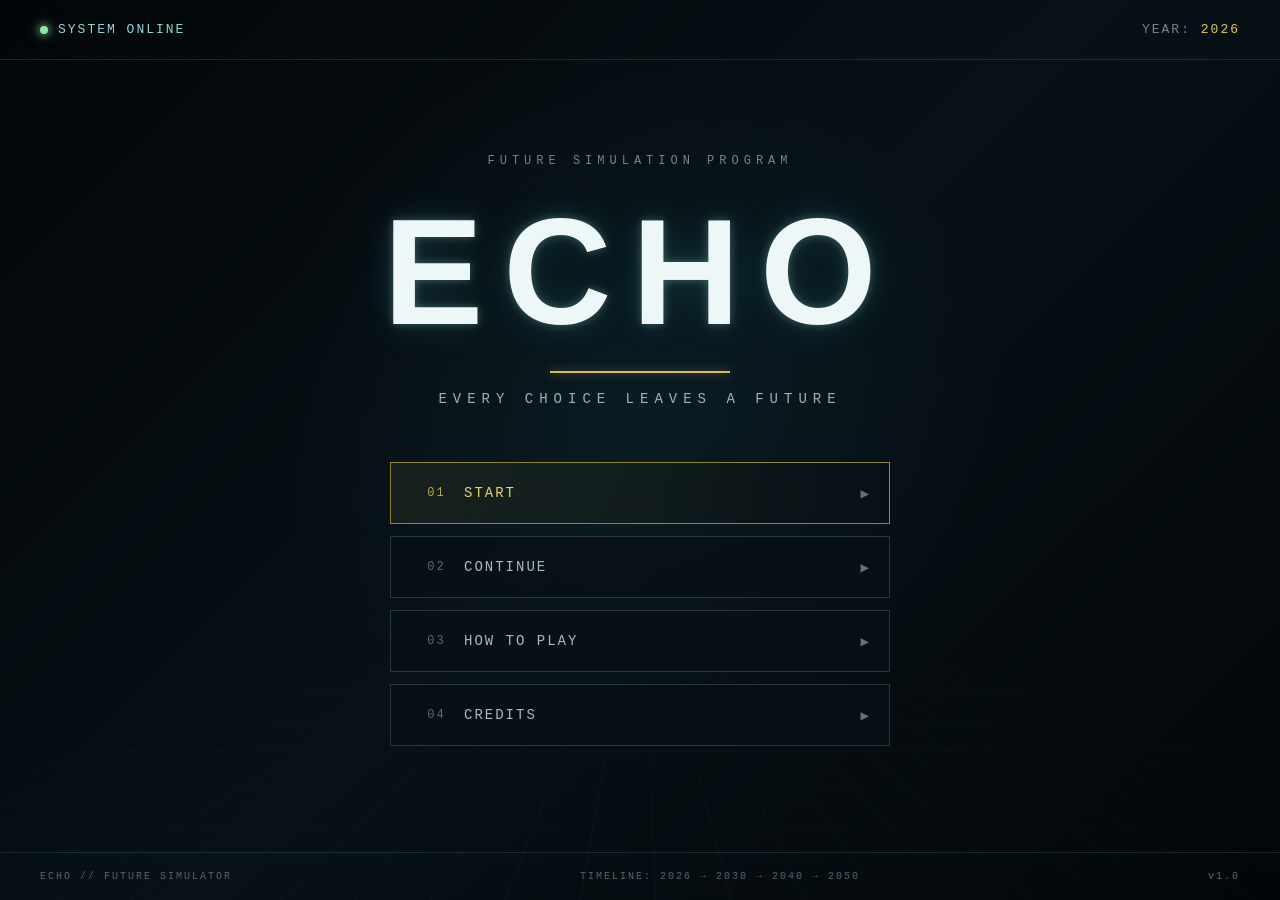
<file: index.html>
<!DOCTYPE html>
<html lang="en">

<head>
    <meta charset="UTF-8">

    <meta
        name="viewport"
        content="width=device-width, initial-scale=1.0"
    >

    <title>ECHO | Future Simulator</title>

    <link rel="stylesheet" href="style.css">
</head>

<body>

    <main class="main-menu">

        <div class="background-grid"></div>
        <div class="scanlines"></div>

        <!-- TOP STATUS BAR -->
        <header class="top-bar">

            <div class="system-status">
                <span class="status-dot"></span>
                SYSTEM ONLINE
            </div>

            <div class="simulation-year">
                YEAR: <span>2026</span>
            </div>

        </header>


        <!-- MAIN MENU CONTENT -->
        <section class="menu-content">

            <div class="title-section">

                <p class="classification">
                    FUTURE SIMULATION PROGRAM
                </p>

                <h1>ECHO</h1>

                <div class="title-line"></div>

                <p class="tagline">
                    EVERY CHOICE LEAVES A FUTURE
                </p>

            </div>


            <!-- MENU BUTTONS -->
            <nav class="menu-buttons">

                <button
    id="new-game-button"
    class="menu-button primary"
>
    <span class="button-number">01</span>

    <span class="button-text">
        START
    </span>

    <span class="button-arrow">
        ▶
    </span>
</button>


                <button
                    id="continue-button"
                    class="menu-button"
                >
                    <span class="button-number">02</span>

                    <span class="button-text">
                        CONTINUE
                    </span>

                    <span class="button-arrow">
                        ▶
                    </span>
                </button>


                <button
                    id="how-to-play-button"
                    class="menu-button"
                >
                    <span class="button-number">03</span>

                    <span class="button-text">
                        HOW TO PLAY
                    </span>

                    <span class="button-arrow">
                        ▶
                    </span>
                </button>


                <button
                    id="credits-button"
                    class="menu-button"
                >
                    <span class="button-number">04</span>

                    <span class="button-text">
                        CREDITS
                    </span>

                    <span class="button-arrow">
                        ▶
                    </span>
                </button>

            </nav>

        </section>


        <!-- BOTTOM INFORMATION -->
        <footer class="bottom-bar">

            <div>
                ECHO // FUTURE SIMULATOR
            </div>

            <div>
                TIMELINE:
                2026 → 2030 → 2040 → 2050
            </div>

            <div>
                v1.0
            </div>

        </footer>


        <!-- HOW TO PLAY PANEL -->
        <div
            id="how-to-play-panel"
            class="info-panel hidden"
        >

            <div class="panel-box">

                <button
                    id="close-how-to-play"
                    class="close-button"
                >
                    ×
                </button>

                <p class="panel-label">
                    SIMULATION PROTOCOL
                </p>

                <h2>HOW TO PLAY</h2>

                <div class="panel-line"></div>

                <p>
                    Your decisions shape the future.
                </p>

                <p>
                    Choose your role, make decisions,
                    and observe how those decisions
                    affect the city across multiple
                    decades.
                </p>

                <div class="timeline">

                    <span>2026</span>
                    <span>→</span>
                    <span>2030</span>
                    <span>→</span>
                    <span>2040</span>
                    <span>→</span>
                    <span>2050</span>

                </div>

                <p class="warning-text">
                    THERE ARE NO PERFECT CHOICES.
                </p>

            </div>

        </div>


        <!-- CREDITS PANEL -->
        <div
            id="credits-panel"
            class="info-panel hidden"
        >

            <div class="panel-box">

                <button
                    id="close-credits"
                    class="close-button"
                >
                    ×
                </button>

                <p class="panel-label">
                    DEVELOPMENT TEAM
                </p>

                <h2>ECHO</h2>

                <div class="panel-line"></div>

                <p>
                    A future simulation game created
                    for the ICRGU Hackathon.
                </p>

                <div class="credits-list">

                    <p>DESIGN</p>

                    <p>DEVELOPMENT</p>

                    <p>ART</p>

                    <p>STORY &amp; SYSTEM DESIGN</p>

                </div>

                <p class="credits-footer">
                    BUILD THE FUTURE YOU WANT TO SEE.
                </p>

            </div>

        </div>

    </main>


    <script src="game.js"></script>

</body>

</html>
</file>
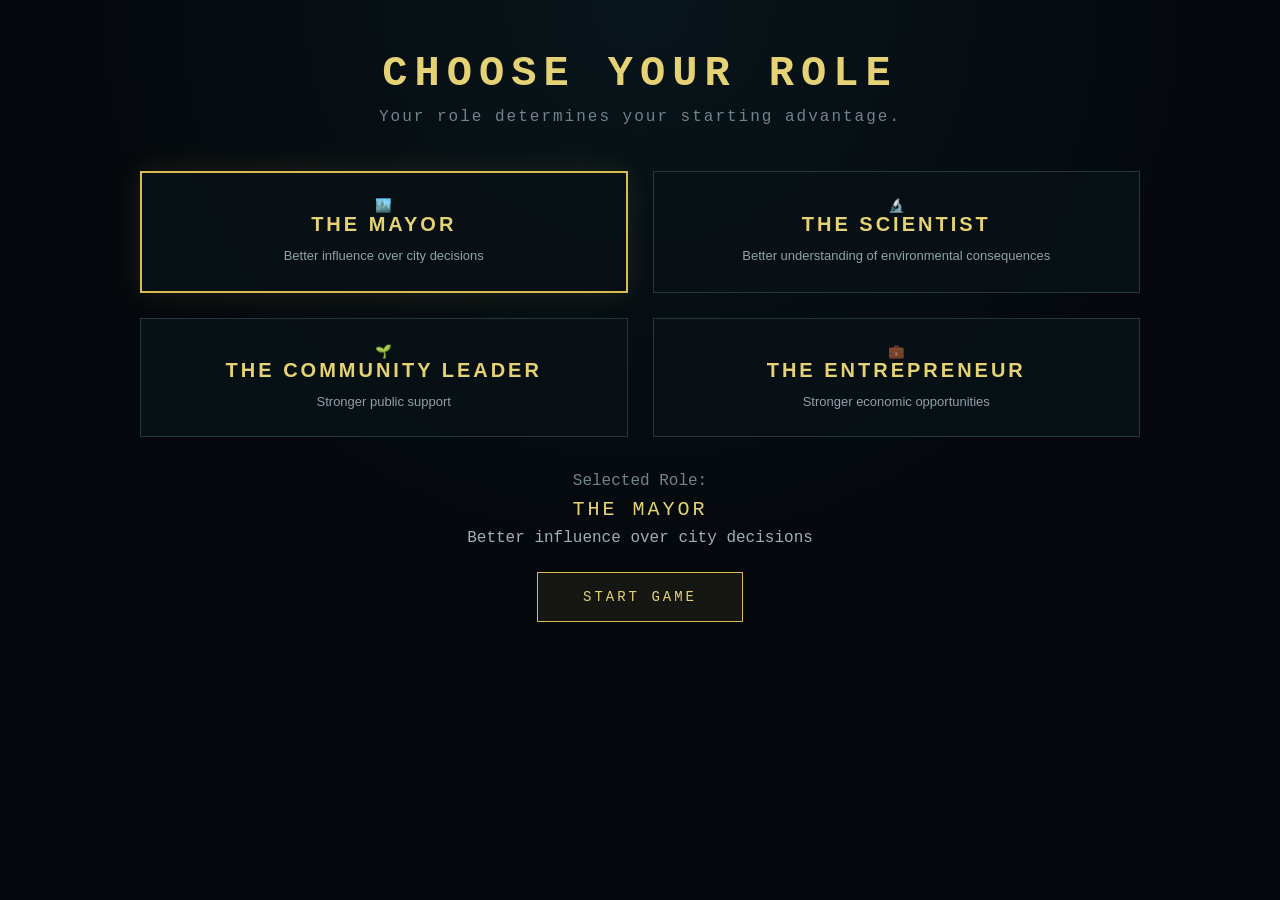
<file: character.html>
<!DOCTYPE html>
<html lang="en">

<head>
    <meta charset="UTF-8">
    <meta name="viewport" content="width=device-width, initial-scale=1.0">

    <title>ECHO - Choose Your Role</title>

    <link rel="stylesheet" href="style.css">
</head>

<body>

    <div class="game-container">

        <h1>CHOOSE YOUR ROLE</h1>

        <p class="subtitle">
            Your role determines your starting advantage.
        </p>

        <div class="character-container">

            <!-- MAYOR -->
            <button class="character-card selected" data-character="mayor">

                <div class="role-icon">🏙️</div>

                <h2>THE MAYOR</h2>

                <p>
                    Better influence over city decisions
                </p>

            </button>


            <!-- SCIENTIST -->
            <button class="character-card" data-character="scientist">

                <div class="role-icon">🔬</div>

                <h2>THE SCIENTIST</h2>

                <p>
                    Better understanding of environmental consequences
                </p>

            </button>


            <!-- COMMUNITY LEADER -->
            <button class="character-card" data-character="communityLeader">

                <div class="role-icon">🌱</div>

                <h2>THE COMMUNITY LEADER</h2>

                <p>
                    Stronger public support
                </p>

            </button>


            <!-- ENTREPRENEUR -->
            <button class="character-card" data-character="entrepreneur">

                <div class="role-icon">💼</div>

                <h2>THE ENTREPRENEUR</h2>

                <p>
                    Stronger economic opportunities
                </p>

            </button>

        </div>


        <div class="selected-info">

            <p>Selected Role:</p>

            <span id="selected-character">
                THE MAYOR
            </span>

            <p id="advantage">
                Better influence over city decisions
            </p>

        </div>


        <button id="start-button">
            START GAME
        </button>

    </div>

    <script src="game.js"></script>

</body>

</html>
</file>
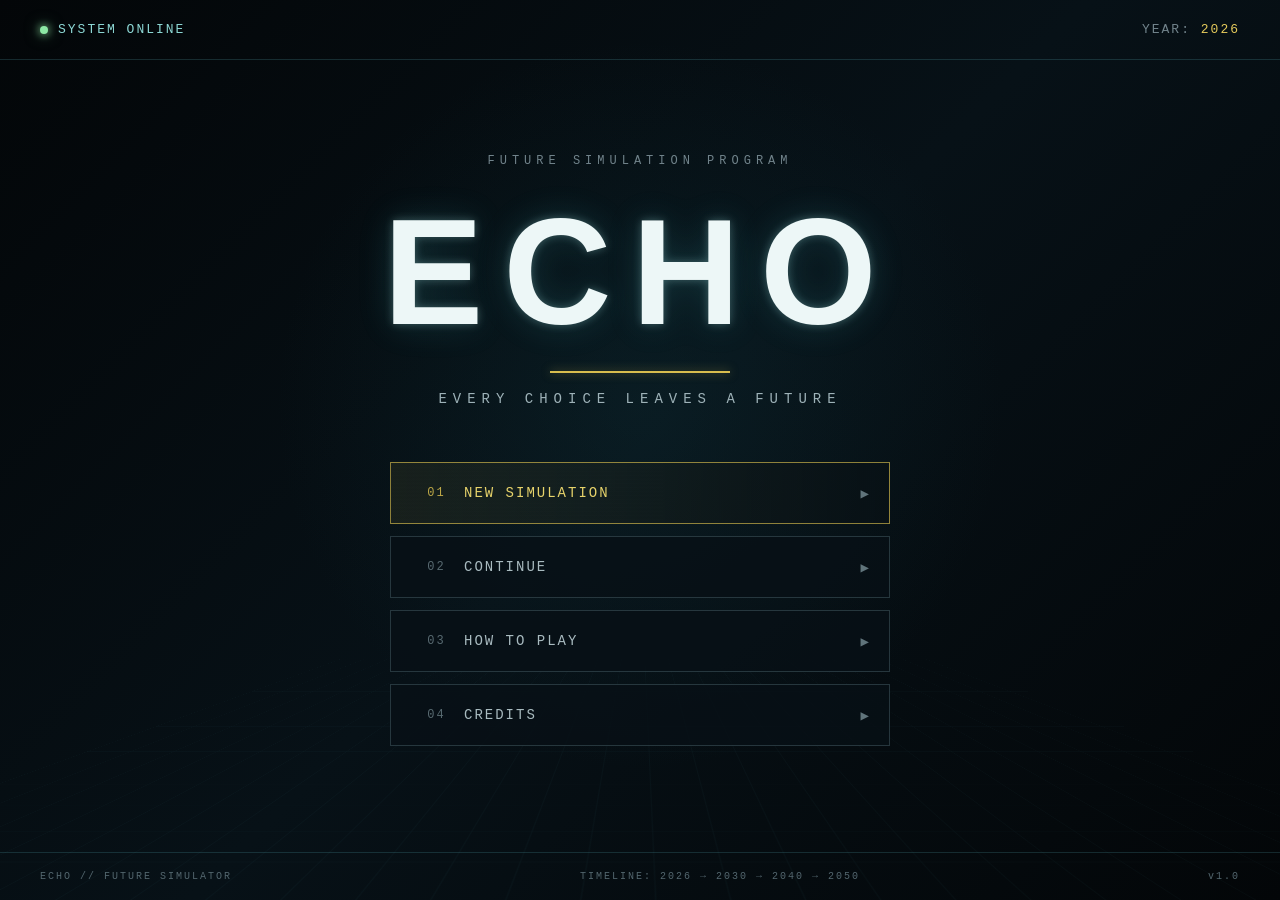
<file: game.html>
<!DOCTYPE html>
<html lang="en">

<head>
    <meta charset="UTF-8">

    <meta
        name="viewport"
        content="width=device-width, initial-scale=1.0"
    >

    <title>ECHO | Future Simulator</title>

    <link rel="stylesheet" href="style.css">
</head>

<body>

    <!-- =========================================
         MAIN MENU
    ========================================== -->

    <main class="main-menu">

        <!-- Background atmosphere -->
        <div class="background-grid"></div>

        <div class="scanlines"></div>


        <!-- =====================================
             TOP STATUS BAR
        ====================================== -->

        <header class="top-bar">

            <div class="system-status">
                <span class="status-dot"></span>
                SYSTEM ONLINE
            </div>

            <div class="simulation-year">
                YEAR: <span>2026</span>
            </div>

        </header>


        <!-- =====================================
             CENTER CONTENT
        ====================================== -->

        <section class="menu-content">

            <div class="title-section">

                <p class="classification">
                    FUTURE SIMULATION PROGRAM
                </p>

                <h1>ECHO</h1>

                <div class="title-line"></div>

                <p class="tagline">
                    EVERY CHOICE LEAVES A FUTURE
                </p>

            </div>


            <!-- =================================
                 MENU BUTTONS
            ================================== -->

            <nav class="menu-buttons">

                <button
                    id="new-game-button"
                    class="menu-button primary"
                >
                    <span class="button-number">01</span>
                    <span class="button-text">
                        NEW SIMULATION
                    </span>
                    <span class="button-arrow">▶</span>
                </button>


                <button
                    id="continue-button"
                    class="menu-button"
                >
                    <span class="button-number">02</span>
                    <span class="button-text">
                        CONTINUE
                    </span>
                    <span class="button-arrow">▶</span>
                </button>


                <button
                    id="how-to-play-button"
                    class="menu-button"
                >
                    <span class="button-number">03</span>
                    <span class="button-text">
                        HOW TO PLAY
                    </span>
                    <span class="button-arrow">▶</span>
                </button>


                <button
                    id="credits-button"
                    class="menu-button"
                >
                    <span class="button-number">04</span>
                    <span class="button-text">
                        CREDITS
                    </span>
                    <span class="button-arrow">▶</span>
                </button>

            </nav>

        </section>


        <!-- =====================================
             BOTTOM INFORMATION
        ====================================== -->

        <footer class="bottom-bar">

            <div>
                ECHO // FUTURE SIMULATOR
            </div>

            <div>
                TIMELINE: 2026 → 2030 → 2040 → 2050
            </div>

            <div>
                v1.0
            </div>

        </footer>


        <!-- =====================================
             HOW TO PLAY MODAL
        ====================================== -->

        <div
            id="how-to-play-panel"
            class="info-panel hidden"
        >

            <div class="panel-box">

                <button
                    id="close-how-to-play"
                    class="close-button"
                >
                    ×
                </button>

                <p class="panel-label">
                    SIMULATION PROTOCOL
                </p>

                <h2>HOW TO PLAY</h2>

                <div class="panel-line"></div>

                <p>
                    Your decisions shape the future.
                </p>

                <p>
                    Choose your role, make decisions,
                    and observe how those decisions
                    affect the city across multiple
                    decades.
                </p>

                <div class="timeline">

                    <span>2026</span>
                    <span>→</span>
                    <span>2030</span>
                    <span>→</span>
                    <span>2040</span>
                    <span>→</span>
                    <span>2050</span>

                </div>

                <p class="warning-text">
                    THERE ARE NO PERFECT CHOICES.
                </p>

            </div>

        </div>


        <!-- =====================================
             CREDITS MODAL
        ====================================== -->

        <div
            id="credits-panel"
            class="info-panel hidden"
        >

            <div class="panel-box">

                <button
                    id="close-credits"
                    class="close-button"
                >
                    ×
                </button>

                <p class="panel-label">
                    DEVELOPMENT TEAM
                </p>

                <h2>ECHO</h2>

                <div class="panel-line"></div>

                <p>
                    A future simulation game created
                    for the ICRGU Hackathon.
                </p>

                <div class="credits-list">

                    <p>
                        DESIGN
                    </p>

                    <p>
                        DEVELOPMENT
                    </p>

                    <p>
                        ART
                    </p>

                    <p>
                        STORY & SYSTEM DESIGN
                    </p>

                </div>

                <p class="credits-footer">
                    BUILD THE FUTURE YOU WANT TO SEE.
                </p>

            </div>

        </div>

    </main>


    <script src="game.js"></script>

</body>

</html>
</file>
<file: style.css>
/* =========================================
   ECHO - GLOBAL STYLES
   ========================================= */

* {
    box-sizing: border-box;
    margin: 0;
    padding: 0;
}

html,
body {
    width: 100%;
    min-height: 100%;
}

body {
    font-family: "Courier New", monospace;
    background: #05090d;
    color: #e8f1f5;
}


/* =========================================
   MAIN MENU
   ========================================= */

.main-menu {
    position: relative;
    min-height: 100vh;
    width: 100%;
    overflow: hidden;
    background:
        radial-gradient(
            circle at 50% 45%,
            rgba(20, 70, 80, 0.22),
            transparent 45%
        ),
        linear-gradient(
            135deg,
            #030608 0%,
            #071117 50%,
            #030608 100%
        );
}


/* FUTURISTIC GRID */

.background-grid {
    position: absolute;
    inset: 0;
    opacity: 0.25;
    background-image:
        linear-gradient(
            rgba(70, 180, 190, 0.12) 1px,
            transparent 1px
        ),
        linear-gradient(
            90deg,
            rgba(70, 180, 190, 0.12) 1px,
            transparent 1px
        );
    background-size: 50px 50px;
    transform: perspective(500px) rotateX(55deg) scale(1.5);
    transform-origin: center bottom;
}


/* SCANLINES */

.scanlines {
    position: absolute;
    inset: 0;
    pointer-events: none;
    opacity: 0.12;
    background: repeating-linear-gradient(
        to bottom,
        transparent 0,
        transparent 3px,
        rgba(255, 255, 255, 0.08) 4px
    );
}


/* =========================================
   TOP BAR
   ========================================= */

.top-bar {
    position: absolute;
    top: 0;
    left: 0;
    width: 100%;

    display: flex;
    justify-content: space-between;
    align-items: center;

    padding: 22px 40px;

    border-bottom: 1px solid rgba(100, 200, 210, 0.18);

    font-size: 13px;
    letter-spacing: 2px;

    z-index: 5;
}

.system-status {
    display: flex;
    align-items: center;
    gap: 10px;

    color: #8dd8d5;
}

.status-dot {
    width: 8px;
    height: 8px;

    border-radius: 50%;

    background: #8de8a5;

    box-shadow:
        0 0 8px #8de8a5,
        0 0 16px rgba(141, 232, 165, 0.5);
}

.simulation-year {
    color: #71838b;
}

.simulation-year span {
    color: #e4c95b;
}


/* =========================================
   MENU CONTENT
   ========================================= */

.menu-content {
    position: relative;
    z-index: 2;

    min-height: 100vh;

    display: flex;
    flex-direction: column;
    align-items: center;
    justify-content: center;

    padding: 100px 20px 100px;
}


/* TITLE */

.title-section {
    text-align: center;
    margin-bottom: 55px;
}

.classification {
    margin-bottom: 18px;

    font-size: 12px;
    letter-spacing: 5px;

    color: #71838b;
}

.title-section h1 {
    font-family: Arial, sans-serif;

    font-size: clamp(80px, 14vw, 150px);
    font-weight: 900;

    letter-spacing: 20px;

    color: #edf7f7;

    text-shadow:
        0 0 10px rgba(180, 240, 240, 0.3),
        0 0 35px rgba(70, 190, 200, 0.2);
}

.title-line {
    width: 180px;
    height: 2px;

    margin: 12px auto 18px;

    background: #d8bd4e;

    box-shadow:
        0 0 10px rgba(216, 189, 78, 0.5);
}

.tagline {
    font-size: 14px;
    letter-spacing: 6px;

    color: #9eb2b8;
}


/* =========================================
   MENU BUTTONS
   ========================================= */

.menu-buttons {
    width: min(500px, 90vw);

    display: flex;
    flex-direction: column;
    gap: 12px;
}

.menu-button {
    position: relative;

    width: 100%;
    min-height: 62px;

    display: grid;
    grid-template-columns: 55px 1fr 35px;
    align-items: center;

    padding: 0 18px;

    border: 1px solid rgba(130, 170, 180, 0.25);
    background: rgba(8, 17, 22, 0.82);

    color: #a9bbc0;

    font-family: "Courier New", monospace;
    font-size: 14px;
    letter-spacing: 2px;

    cursor: pointer;

    transition:
        0.2s ease,
        border-color 0.2s ease,
        background 0.2s ease;
}

.menu-button:hover {
    transform: translateX(6px);

    border-color: #d8bd4e;

    background: rgba(35, 40, 31, 0.9);

    color: #f3e7a0;

    box-shadow:
        -4px 0 0 #d8bd4e,
        0 0 20px rgba(216, 189, 78, 0.08);
}

.menu-button:active {
    transform: translateX(3px);
}

.menu-button.primary {
    border-color: rgba(216, 189, 78, 0.65);

    background:
        linear-gradient(
            90deg,
            rgba(216, 189, 78, 0.08),
            rgba(8, 17, 22, 0.85)
        );

    color: #e7d36b;
}

.button-number {
    color: #586a71;
    font-size: 12px;
}

.primary .button-number {
    color: #bca747;
}

.button-text {
    text-align: left;
}

.button-arrow {
    color: #60747b;
    text-align: right;

    transition: 0.2s ease;
}

.menu-button:hover .button-arrow {
    color: #e4c95b;
    transform: translateX(4px);
}


/* =========================================
   BOTTOM BAR
   ========================================= */

.bottom-bar {
    position: absolute;
    z-index: 5;

    bottom: 0;
    left: 0;

    width: 100%;

    display: flex;
    justify-content: space-between;

    padding: 18px 40px;

    border-top: 1px solid rgba(100, 200, 210, 0.18);

    color: #53666e;

    font-size: 10px;
    letter-spacing: 2px;
}


/* =========================================
   INFORMATION PANELS
   ========================================= */

.info-panel {
    position: fixed;
    inset: 0;

    z-index: 20;

    display: flex;
    justify-content: center;
    align-items: center;

    padding: 20px;

    background: rgba(0, 5, 8, 0.88);

    backdrop-filter: blur(5px);
}

.info-panel.hidden {
    display: none;
}

.panel-box {
    position: relative;

    width: min(600px, 95vw);

    padding: 45px;

    border: 1px solid rgba(216, 189, 78, 0.55);

    background:
        linear-gradient(
            145deg,
            rgba(10, 23, 29, 0.98),
            rgba(4, 10, 14, 0.98)
        );

    box-shadow:
        0 0 40px rgba(0, 0, 0, 0.7),
        0 0 25px rgba(216, 189, 78, 0.05);

    text-align: center;
}

.close-button {
    position: absolute;

    top: 12px;
    right: 16px;

    border: none;
    background: transparent;

    color: #687b82;

    font-size: 28px;

    cursor: pointer;
}

.close-button:hover {
    color: #e4c95b;
}

.panel-label {
    margin-bottom: 12px;

    color: #758a91;

    font-size: 11px;
    letter-spacing: 4px;
}

.panel-box h2 {
    color: #e4d274;

    font-size: 32px;
    letter-spacing: 6px;
}

.panel-line {
    width: 100px;
    height: 1px;

    margin: 15px auto 25px;

    background: #d8bd4e;
}

.panel-box p {
    margin: 12px 0;

    color: #9eb0b5;

    line-height: 1.7;
}

.timeline {
    display: flex;
    justify-content: center;
    gap: 15px;

    margin: 30px 0;

    color: #d8bd4e;

    font-size: 13px;
    letter-spacing: 2px;
}

.warning-text {
    color: #c7a941 !important;

    font-size: 12px;
    letter-spacing: 3px;
}

.credits-list {
    margin: 25px 0;
}

.credits-list p {
    margin: 8px;

    color: #bac9cd;
    letter-spacing: 2px;
}

.credits-footer {
    margin-top: 30px !important;

    color: #d8bd4e !important;

    font-size: 12px;
    letter-spacing: 2px;
}


/* =========================================
   CHARACTER SELECTION
   ========================================= */

.game-container {
    min-height: 100vh;

    padding: 50px 30px;

    text-align: center;

    background:
        radial-gradient(
            circle at top,
            rgba(20, 70, 80, 0.2),
            transparent 50%
        ),
        #05090d;
}

.game-container > h1 {
    margin-bottom: 10px;

    color: #e4d274;

    font-size: 42px;
    letter-spacing: 7px;
}

.subtitle {
    margin-bottom: 45px;

    color: #71838b;

    letter-spacing: 2px;
}

.character-container {
    width: min(1000px, 95vw);

    margin: 0 auto;

    display: grid;
    grid-template-columns: repeat(2, 1fr);

    gap: 25px;
}

.character-card {
    padding: 25px;

    border: 1px solid rgba(120, 170, 180, 0.25);

    background: rgba(8, 17, 22, 0.9);

    color: #dce7e9;

    cursor: pointer;

    transition: 0.2s ease;
}

.character-card:hover {
    transform: translateY(-4px);

    border-color: rgba(216, 189, 78, 0.6);
}

.character-card.selected {
    border: 2px solid #d8bd4e;

    box-shadow:
        0 0 25px rgba(216, 189, 78, 0.12);
}

.character-image {
    width: 180px;
    height: 180px;

    margin: 0 auto 20px;

    display: flex;
    justify-content: center;
    align-items: center;

    background: rgba(0, 0, 0, 0.25);
}

.character-image img {
    width: 150%;
    height: 150%;

    object-fit: contain;

    image-rendering: pixelated;
}

.character-card h2 {
    margin-bottom: 10px;

    color: #e4d274;

    font-size: 20px;
    letter-spacing: 3px;
}

.character-card p {
    color: #8ea2a8;

    font-size: 13px;
    line-height: 1.5;
}

.selected-info {
    margin: 35px auto 25px;

    color: #71838b;
}

.selected-info span {
    display: block;

    margin: 8px 0;

    color: #e4d274;

    font-size: 20px;
    letter-spacing: 3px;
}

#advantage {
    color: #9eb0b5;
}

#start-button {
    padding: 16px 45px;

    border: 1px solid #d8bd4e;

    background: rgba(216, 189, 78, 0.08);

    color: #e4d274;

    font-family: "Courier New", monospace;

    font-size: 14px;
    letter-spacing: 3px;

    cursor: pointer;

    transition: 0.2s ease;
}

#start-button:hover {
    background: rgba(216, 189, 78, 0.18);

    box-shadow:
        0 0 20px rgba(216, 189, 78, 0.15);
}


/* =========================================
   MOBILE
   ========================================= */

@media (max-width: 700px) {

    .top-bar {
        padding: 18px 20px;

        font-size: 10px;
    }

    .bottom-bar {
        padding: 14px 20px;

        font-size: 8px;
    }

    .bottom-bar div:nth-child(2) {
        display: none;
    }

    .title-section {
        margin-bottom: 40px;
    }

    .title-section h1 {
        font-size: 75px;

        letter-spacing: 10px;
    }

    .tagline {
        font-size: 10px;
        letter-spacing: 3px;
    }

    .classification {
        font-size: 9px;
        letter-spacing: 3px;
    }

    .menu-button {
        min-height: 56px;

        grid-template-columns: 40px 1fr 25px;

        font-size: 11px;
    }

    .character-container {
        grid-template-columns: 1fr;
    }

    .game-container {
        padding: 35px 15px;
    }

    .game-container > h1 {
        font-size: 28px;
    }

    .panel-box {
        padding: 35px 20px;
    }

    .timeline {
        gap: 7px;

        font-size: 10px;
    }
}
</file>
